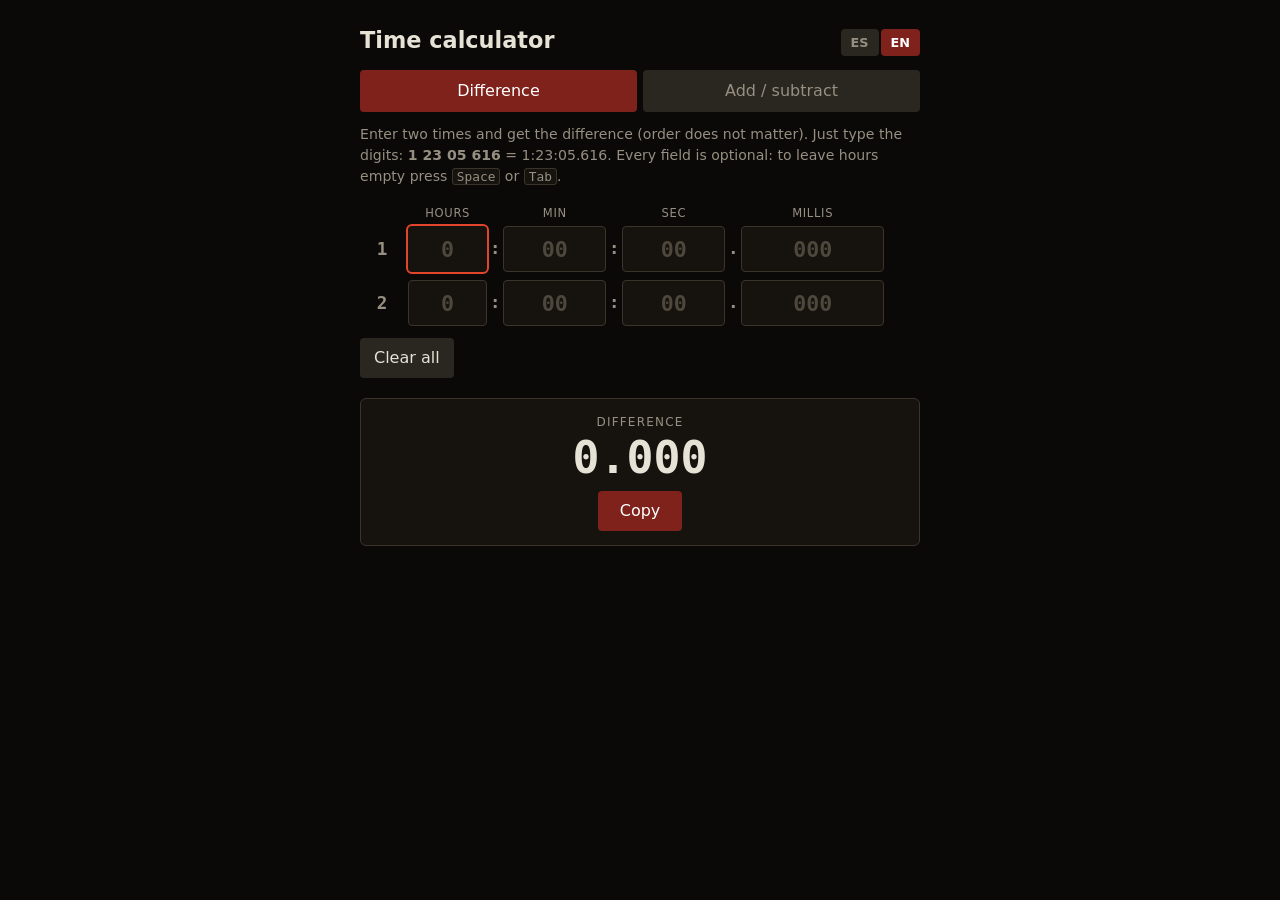
<file: calc/index.html>
<!doctype html>
<html lang="es"><head><meta charset="utf-8"><title>Calculadora de tiempos - Ditman Cup</title>
<meta name="viewport" content="width=device-width, initial-scale=1"><meta name="robots" content="noindex">
<style>
:root { --bg: #0A0908; --panel: #16130F; --line: #3B342A; --ink: #E7E2D6; --mut: #978F81; --red: #E1462C; --dred: #7E221B; --green: #5BC47A; }
* { box-sizing: border-box; }
body { margin: 0; padding: 24px 16px 48px; background: var(--bg); color: var(--ink); font: 16px/1.5 system-ui, sans-serif; }
main { max-width: 560px; margin: 0 auto; }
h1 { margin: 0 0 4px; font-size: 1.4rem; }
.top { display: flex; align-items: center; justify-content: space-between; gap: 12px; flex-wrap: wrap; margin-bottom: 8px; }
.lang { display: flex; gap: 2px; }
.lang button { padding: 4px 10px; font-size: .8rem; font-weight: 700; color: var(--mut); }
.lang button[aria-pressed="true"] { background: var(--dred); color: #fff; }
p.help { margin: 0 0 18px; color: var(--mut); font-size: .88rem; }
kbd { font: .8rem Consolas, monospace; border: 1px solid var(--line); background: var(--panel); padding: 0 4px; border-radius: 3px; }
.row, .head { display: grid; grid-template-columns: 44px 1fr 8px 1.3fr 8px 1.3fr 8px 1.8fr 32px; align-items: center; gap: 4px; }
.row { margin-bottom: 8px; }
.head { color: var(--mut); font-size: .72rem; text-transform: uppercase; letter-spacing: .06em; text-align: center; margin-bottom: 4px; }
.row input { width: 100%; min-width: 0; height: 46px; text-align: center; background: var(--panel); color: var(--ink); border: 1px solid var(--line); border-radius: 4px; font: 700 1.35rem Consolas, ui-monospace, monospace; }
.row input:focus { outline: 2px solid var(--red); border-color: transparent; }
.row input::placeholder { color: #4E473C; }
.sep { text-align: center; color: var(--mut); font-weight: 700; }
button { font: inherit; cursor: pointer; border: 0; border-radius: 4px; color: var(--ink); background: #2A2620; }
button:focus-visible { outline: 2px solid var(--red); }
.op { height: 46px; font: 700 1.5rem Consolas, monospace; color: var(--green); }
.op.minus { color: var(--red); background: #2B1512; }
.tabs { display: flex; gap: 6px; margin: 0 0 12px; }
.tabs button { flex: 1; padding: 9px 8px; color: var(--mut); }
.tabs button[aria-selected="true"] { background: var(--dred); color: #fff; }
body.diff .op { color: var(--mut); background: transparent; font-size: 1.1rem; cursor: default; }
body.diff .del, body.diff #add, body.diff .only-sum, body:not(.diff) .only-diff { display: none; }
.del { height: 46px; color: var(--mut); background: transparent; font-size: 1.2rem; }
.actions { display: flex; gap: 8px; flex-wrap: wrap; margin: 12px 0 20px; }
.actions button { padding: 8px 14px; }
.total { border: 1px solid var(--line); background: var(--panel); border-radius: 6px; padding: 14px 16px; text-align: center; }
.total .lbl { color: var(--mut); font-size: .75rem; text-transform: uppercase; letter-spacing: .1em; }
.total .num { font: 700 2.8rem/1.2 Consolas, ui-monospace, monospace; font-variant-numeric: tabular-nums; overflow-wrap: anywhere; }
.total .num.neg { color: var(--red); }
.total button { padding: 8px 22px; background: var(--dred); color: #fff; margin-top: 6px; }
@media (max-width: 420px) { .row, .head { grid-template-columns: 38px 1fr 6px 1.3fr 6px 1.3fr 6px 1.7fr 24px; gap: 2px; } .row input { font-size: 1.1rem; } .total .num { font-size: 2.1rem; } }
</style></head>
<body><main>
<div class="top">
  <h1 data-i18n="h1">Calculadora de tiempos</h1>
  <div class="lang"><button type="button" id="lang-es" lang="es">ES</button><button type="button" id="lang-en" lang="en">EN</button></div>
</div>
<div class="tabs" role="tablist">
  <button type="button" role="tab" id="tab-diff" data-i18n="tabDiff">Diferencia</button>
  <button type="button" role="tab" id="tab-sum" data-i18n="tabSum">Sumar / restar</button>
</div>
<p class="help only-diff" data-i18n="helpDiff">Pon los dos tiempos y sale la diferencia (da igual el orden). Escribe los números de corrido: <b>1 23 05 616</b> = 1:23:05.616. Todos los campos son opcionales: para dejar las horas vacías pulsa <kbd>Espacio</kbd> o <kbd>Tab</kbd>.</p>
<p class="help only-sum" data-i18n="helpSum">Escribe los números de corrido: <b>1 23 45 678</b> = 1:23:45.678, el cursor salta solo. <kbd>-</kbd> resta la fila, <kbd>+</kbd> la suma, <kbd>Enter</kbd> pasa a la siguiente. También puedes pegar <b>1:23:45.678</b> (o varias líneas a la vez).</p>

<div class="head"><span></span><span data-i18n="hH">Horas</span><span></span><span data-i18n="hM">Min</span><span></span><span data-i18n="hS">Seg</span><span></span><span data-i18n="hMs">Milis</span><span></span></div>
<div id="rows"></div>

<div class="actions">
  <button type="button" id="add" data-i18n="add">+ Agregar fila</button>
  <button type="button" id="clear" data-i18n="clear">Borrar todo</button>
</div>

<div class="total">
  <div class="lbl" id="lbl">Diferencia</div>
  <div class="num" id="total" aria-live="polite">0.000</div>
  <button type="button" id="copy" data-i18n="copy">Copiar</button>
</div>
</main>
<script>
(function () {
  var KEYS = { sum: 'ditman.calc.rows', diff: 'ditman.calc.diff' }, MODEKEY = 'ditman.calc.mode', diff = true;
  var MAX = [1, 2, 2, 3], PH = ['0', '00', '00', '000'];
  // Idioma: ?lang=en|es manda; si no, lo ultimo elegido; si no, el del navegador
  var LANGKEY = 'ditman.calc.lang', T = {
    es: {"h1":"Calculadora de tiempos","tabDiff":"Diferencia","tabSum":"Sumar / restar","helpDiff":"Pon los dos tiempos y sale la diferencia (da igual el orden). Escribe los números de corrido: <b>1 23 05 616</b> = 1:23:05.616. Todos los campos son opcionales: para dejar las horas vacías pulsa <kbd>Espacio</kbd> o <kbd>Tab</kbd>.","helpSum":"Escribe los números de corrido: <b>1 23 45 678</b> = 1:23:45.678, el cursor salta solo. <kbd>-</kbd> resta la fila, <kbd>+</kbd> la suma, <kbd>Enter</kbd> pasa a la siguiente. También puedes pegar <b>1:23:45.678</b> (o varias líneas a la vez).","hH":"Horas","hM":"Min","hS":"Seg","hMs":"Milis","add":"+ Agregar fila","clear":"Borrar todo","copy":"Copiar","title":"Calculadora de tiempos - Ditman Cup","fields":["Horas","Minutos","Segundos","Milisegundos"],"time":"Tiempo","subRow":"Esta fila resta","addRow":"Esta fila suma","del":"Quitar fila","diffLbl":"Diferencia","sumLbl":"Resultado","copied":"Copiado","copyFail":"No se pudo copiar"},
    en: {"h1":"Time calculator","tabDiff":"Difference","tabSum":"Add / subtract","helpDiff":"Enter two times and get the difference (order does not matter). Just type the digits: <b>1 23 05 616</b> = 1:23:05.616. Every field is optional: to leave hours empty press <kbd>Space</kbd> or <kbd>Tab</kbd>.","helpSum":"Just type the digits: <b>1 23 45 678</b> = 1:23:45.678, the cursor jumps on its own. <kbd>-</kbd> subtracts the row, <kbd>+</kbd> adds it, <kbd>Enter</kbd> goes to the next one. You can also paste <b>1:23:45.678</b> (or several lines at once).","hH":"Hours","hM":"Min","hS":"Sec","hMs":"Millis","add":"+ Add row","clear":"Clear all","copy":"Copy","title":"Time calculator - Ditman Cup","fields":["Hours","Minutes","Seconds","Milliseconds"],"time":"Time","subRow":"This row subtracts","addRow":"This row adds","del":"Remove row","diffLbl":"Difference","sumLbl":"Result","copied":"Copied","copyFail":"Could not copy"}
  }, L = T.es;
  var loading = false;
  var host = document.getElementById('rows'), totalEl = document.getElementById('total');

  function rows() { return Array.prototype.slice.call(host.children); }
  function inputs(row) { return Array.prototype.slice.call(row.querySelectorAll('input')); }
  function setOp(row, minus) {
    var b = row.querySelector('.op');
    if (diff) { b.classList.remove('minus'); b.textContent = rows().indexOf(row) + 1; b.setAttribute('aria-label', L.time + ' ' + b.textContent); update(); return; }
    b.classList.toggle('minus', minus); b.textContent = minus ? '−' : '+';
    b.setAttribute('aria-label', minus ? L.subRow : L.addRow);
    update();
  }

  function addRow(data) {
    var row = document.createElement('div'); row.className = 'row';
    var op = document.createElement('button'); op.type = 'button'; op.className = 'op'; op.tabIndex = -1;
    op.onclick = function () { if (!diff) setOp(row, !op.classList.contains('minus')); };
    row.appendChild(op);
    MAX.forEach(function (max, i) {
      if (i) { var sp = document.createElement('span'); sp.className = 'sep'; sp.textContent = i === 3 ? '.' : ':'; row.appendChild(sp); }
      var inp = document.createElement('input');
      inp.type = 'text'; inp.inputMode = 'numeric'; inp.autocomplete = 'off'; inp.placeholder = PH[i];
      inp.setAttribute('aria-label', L.fields[i]);
      if (data && data.v) inp.value = data.v[i] || '';
      // seleccionar al instante (sin esperar) para no pisar lo que se escribe rapido; mouseup no debe deshacer la seleccion
      inp.addEventListener('focus', function () { inp.select(); });
      inp.addEventListener('mouseup', function (e) { e.preventDefault(); });
      inp.addEventListener('input', function () { onInput(row, inp, i); });
      inp.addEventListener('keydown', function (e) { onKey(e, row, inp, i); });
      inp.addEventListener('blur', function () { pad(inp, i); });
      inp.addEventListener('paste', function (e) { onPaste(e, row); });
      row.appendChild(inp);
    });
    var del = document.createElement('button'); del.type = 'button'; del.className = 'del'; del.textContent = '×'; del.tabIndex = -1;
    del.setAttribute('aria-label', L.del);
    del.onclick = function () {
      if (rows().length > 1) row.remove(); else inputs(row).forEach(function (x) { x.value = ''; });
      update();
    };
    row.appendChild(del);
    host.appendChild(row);
    setOp(row, !!(data && data.m));
    return row;
  }

  // Los milisegundos son decimales (5 = .500); minutos y segundos son enteros (5 = 05)
  function pad(inp, i) {
    if (inp.value === '') return;
    if (i === 3) inp.value = (inp.value + '000').slice(0, 3);
    else if (i > 0 && inp.value.length < 2) inp.value = '0' + inp.value;
    update();
  }

  function focusField(rowIndex, i) {
    var r = rows()[rowIndex];
    if (r) inputs(r)[i].focus();
  }
  function next(row, i) {
    var idx = rows().indexOf(row);
    if (i < 3) { focusField(idx, i + 1); return; }
    if (idx === rows().length - 1) { if (diff) return; addRow(); }
    focusField(idx + 1, 0);
  }
  function prev(row, i) {
    var idx = rows().indexOf(row);
    if (i > 0) focusField(idx, i - 1); else if (idx > 0) focusField(idx - 1, 3);
  }

  function onInput(row, inp, i) {
    var raw = inp.value;
    if (/[-−]/.test(raw)) setOp(row, true); else if (/\+/.test(raw)) setOp(row, false);
    var sep = /[:.,; ]$/.test(raw);
    var all = raw.replace(/\D/g, ''), v = all.slice(0, MAX[i]), rest = all.slice(MAX[i]);
    inp.value = v;
    update();
    // si llegan varios digitos de golpe (teclado del celular, dictado), el sobrante sigue en el campo siguiente
    if (rest) {
      next(row, i);
      var a = document.activeElement, r = a.parentNode;
      if (a === inp) return; // no hay mas campos
      a.value = rest; onInput(r, a, inputs(r).indexOf(a));
      return;
    }
    // espacio, punto o dos puntos: pasa al siguiente (en un campo vacio sirve para saltarlo)
    if (sep) { pad(inp, i); next(row, i); return; }
    // 6-9 no pueden ser la decena de minutos o segundos: se completa solo (7 -> 07)
    if ((i === 1 || i === 2) && v.length === 1 && Number(v) > 5) { pad(inp, i); next(row, i); return; }
    if (v.length === MAX[i]) next(row, i);
  }

  function onKey(e, row, inp, i) {
    var idx = rows().indexOf(row);
    if (e.key === '-' || e.key === '+') { e.preventDefault(); setOp(row, e.key === '-'); }
    else if (e.key === 'Enter') { e.preventDefault(); pad(inp, i); next(row, 3); }
    else if (e.key === 'Backspace' && inp.value === '') { e.preventDefault(); prev(row, i); }
    else if (e.key === 'ArrowUp') { e.preventDefault(); focusField(idx - 1, i); }
    else if (e.key === 'ArrowDown') { e.preventDefault(); focusField(idx + 1, i); }
  }

  // Acepta 1:23:45.678, 23:45.67, 45.5, "1h 23m 45s 678ms", con + o - delante
  function parse(text) {
    var t = text.trim(), minus = /^[-−]/.test(t);
    t = t.replace(/^[-−+]\s*/, '');
    var m = t.match(/^(?:(\d+)\s*h)?\s*(?:(\d+)\s*m(?!s))?\s*(?:(\d+)\s*s)?\s*(?:(\d+)\s*ms)?$/i);
    var h, mi, s, ms;
    if (m && t) { h = m[1]; mi = m[2]; s = m[3]; ms = m[4] ? ('00' + m[4]).slice(-3) : ''; }
    else {
      m = t.match(/^(?:(?:(\d+):)?(\d{1,2}):)?(\d{1,2})(?:[.,](\d+))?$/);
      if (!m) return null;
      h = m[1]; mi = m[2]; s = m[3]; ms = m[4] ? (m[4] + '000').slice(0, 3) : '';
    }
    var two = function (x) { return ('0' + (x || '0')).slice(-2); };
    return { m: minus, v: [String(Number(h || 0)), two(mi), two(s), ms || '000'] };
  }

  function onPaste(e, row) {
    var text = (e.clipboardData || window.clipboardData).getData('text');
    if (!/[:.,hms\n]/i.test(text)) return; // un número suelto se pega normal en el campo
    var list = text.split(/[\r\n]+/).map(function (l) { return l.trim(); }).filter(Boolean).map(parse).filter(Boolean);
    if (!list.length) return;
    e.preventDefault();
    var idx = rows().indexOf(row);
    list.forEach(function (d, k) {
      var r = rows()[idx + k] || (diff ? null : addRow());
      if (!r) return;
      inputs(r).forEach(function (x, i) { x.value = d.v[i]; });
      setOp(r, d.m);
    });
    var after = idx + list.length;
    if (!rows()[after] && !diff) addRow();
    focusField(after, 0);
  }

  function rowMs(row) {
    var f = inputs(row).map(function (x) { return x.value; });
    return Number(f[0] || 0) * 3600000 + Number(f[1] || 0) * 60000 + Number(f[2] || 0) * 1000 + Number((f[3] + '000').slice(0, 3));
  }
  function format(ms) {
    var neg = ms < 0; ms = Math.abs(ms);
    var h = Math.floor(ms / 3600000), m = Math.floor(ms % 3600000 / 60000), s = Math.floor(ms % 60000 / 1000), z = ms % 1000;
    // formato adaptable: solo las partes que hacen falta (10.133, 24:12.383, 1:23:05.616)
    var two = function (x) { return ('0' + x).slice(-2); };
    var body = h ? h + ':' + two(m) + ':' + two(s) : m ? m + ':' + two(s) : String(s);
    return (neg ? '−' : '') + body + '.' + ('00' + z).slice(-3);
  }
  function update() {
    var list = rows();
    var sum = diff ? Math.abs((list[0] ? rowMs(list[0]) : 0) - (list[1] ? rowMs(list[1]) : 0))
      : list.reduce(function (a, r) { return a + (r.querySelector('.op').classList.contains('minus') ? -1 : 1) * rowMs(r); }, 0);
    totalEl.textContent = format(sum);
    totalEl.classList.toggle('neg', sum < 0);
    try {
      if (loading) return;
      localStorage.setItem(KEYS[diff ? 'diff' : 'sum'], JSON.stringify(rows().map(function (r) {
        return { m: r.querySelector('.op').classList.contains('minus'), v: inputs(r).map(function (x) { return x.value; }) };
      })));
    } catch (e) {}
  }

  document.getElementById('add').onclick = function () { inputs(addRow())[0].focus(); };
  document.getElementById('clear').onclick = function () {
    host.innerHTML = ''; addRow(); addRow(); update(); focusField(0, 0);
  };
  var copy = document.getElementById('copy');
  copy.onclick = function () {
    var done = function (ok) { copy.textContent = ok ? L.copied : L.copyFail; setTimeout(function () { copy.textContent = L.copy; }, 1500); };
    try { navigator.clipboard.writeText(totalEl.textContent.replace('−', '-')).then(function () { done(true); }, function () { done(false); }); } catch (e) { done(false); }
  };

  function load(isDiff) {
    diff = isDiff; loading = true;
    document.body.classList.toggle('diff', diff);
    document.getElementById('tab-diff').setAttribute('aria-selected', String(diff));
    document.getElementById('tab-sum').setAttribute('aria-selected', String(!diff));
    document.getElementById('lbl').textContent = diff ? L.diffLbl : L.sumLbl;
    var saved = null;
    try { saved = JSON.parse(localStorage.getItem(KEYS[diff ? 'diff' : 'sum']) || 'null'); } catch (e) {}
    host.innerHTML = '';
    if (saved && saved.length) (diff ? saved.slice(0, 2) : saved).forEach(addRow);
    while (rows().length < 2) addRow();
    loading = false; update();
    try { localStorage.setItem(MODEKEY, diff ? 'diff' : 'sum'); } catch (e) {}
    focusField(0, 0);
  }
  document.getElementById('tab-diff').onclick = function () { load(true); };
  document.getElementById('tab-sum').onclick = function () { load(false); };
  function setLang(lang, remember) {
    L = T[lang];
    document.documentElement.lang = lang;
    document.title = L.title;
    Array.prototype.forEach.call(document.querySelectorAll('[data-i18n]'), function (el) { el.innerHTML = L[el.getAttribute('data-i18n')]; });
    document.getElementById('lang-es').setAttribute('aria-pressed', String(lang === 'es'));
    document.getElementById('lang-en').setAttribute('aria-pressed', String(lang === 'en'));
    if (remember) { try { localStorage.setItem(LANGKEY, lang); } catch (e) {} }
  }
  function switchLang(lang) {
    setLang(lang, true);
    try { var u = new URL(location.href); if (u.searchParams.has('lang')) { u.searchParams.set('lang', lang); history.replaceState(null, '', u); } } catch (e) {}
    load(diff);
  }
  document.getElementById('lang-es').onclick = function () { switchLang('es'); };
  document.getElementById('lang-en').onclick = function () { switchLang('en'); };

  var lang = new URLSearchParams(location.search).get('lang'), mode = null;
  if (!T[lang]) { try { lang = localStorage.getItem(LANGKEY); } catch (e) {} }
  if (!T[lang]) lang = /^es/i.test(navigator.language || '') ? 'es' : 'en';
  setLang(lang, false);
  try { mode = localStorage.getItem(MODEKEY); } catch (e) {}
  load(mode !== 'sum');
})();
</script>
</body></html>
</file>
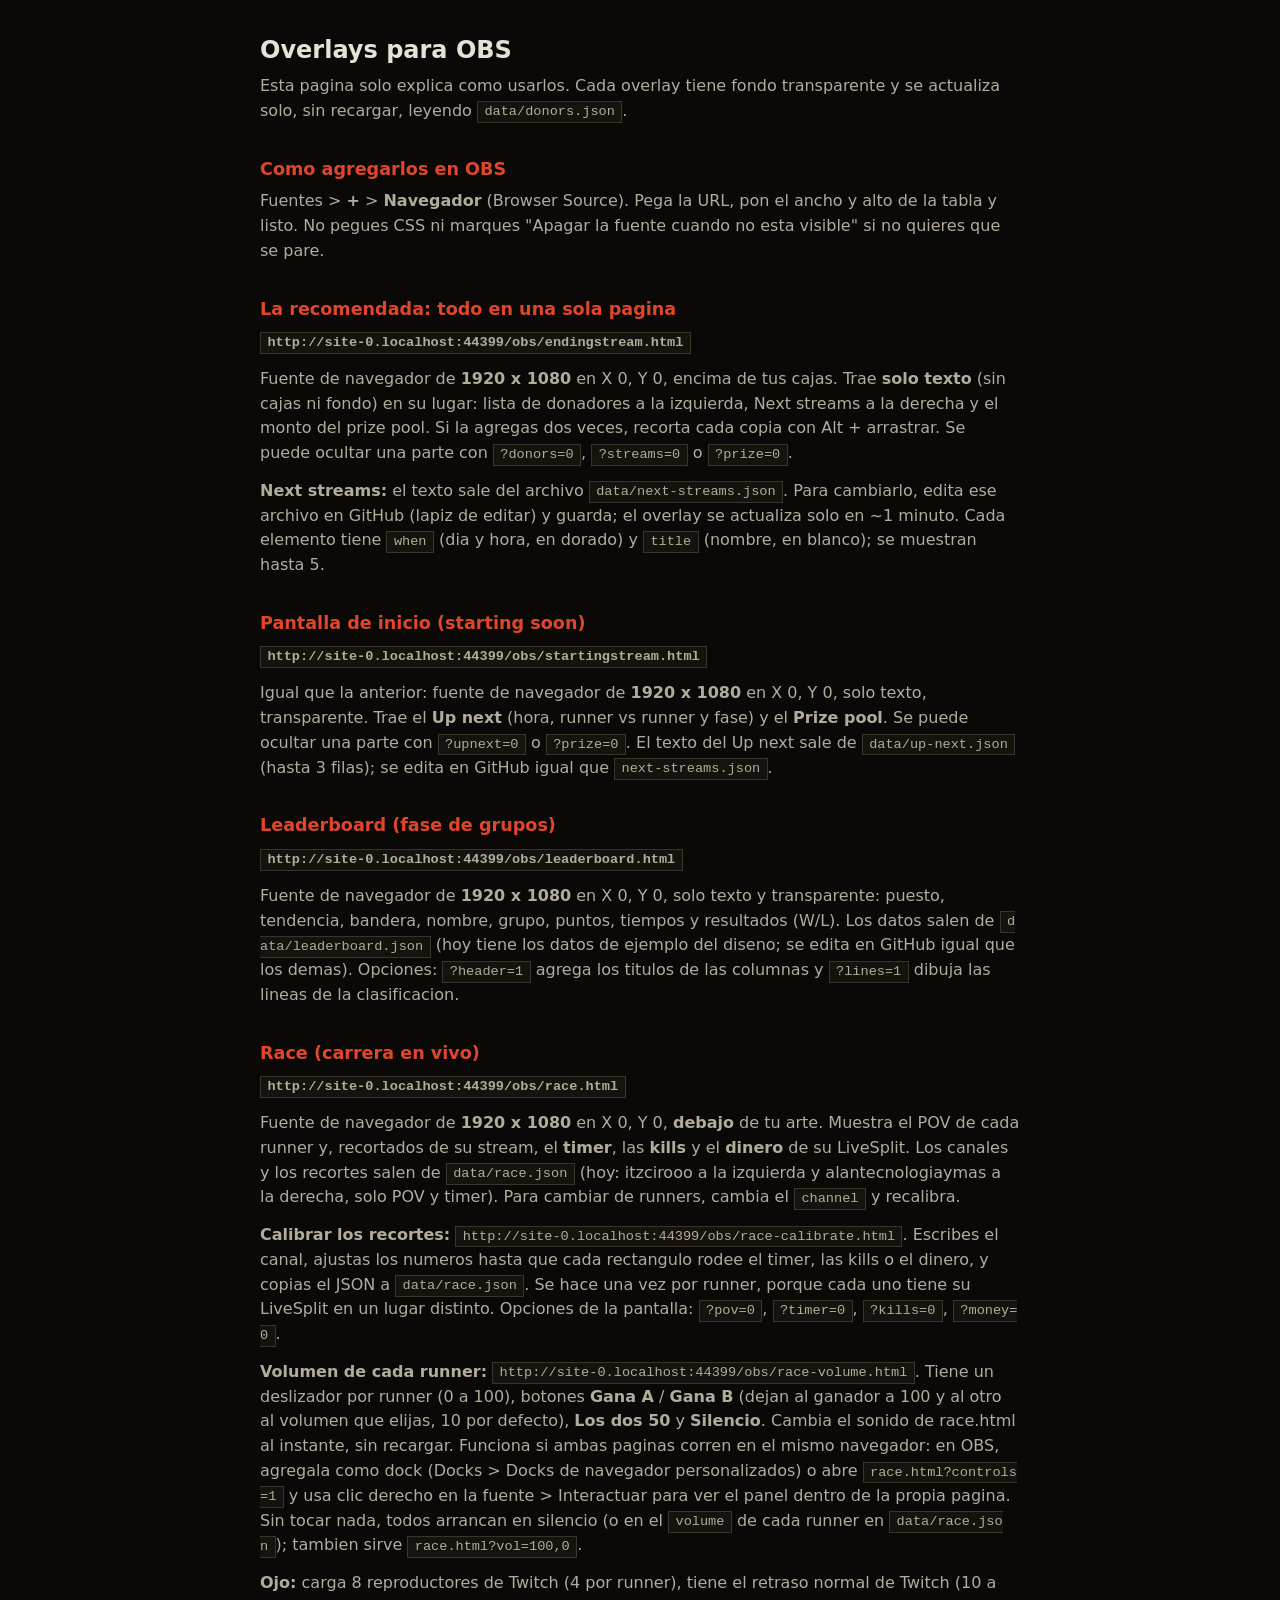
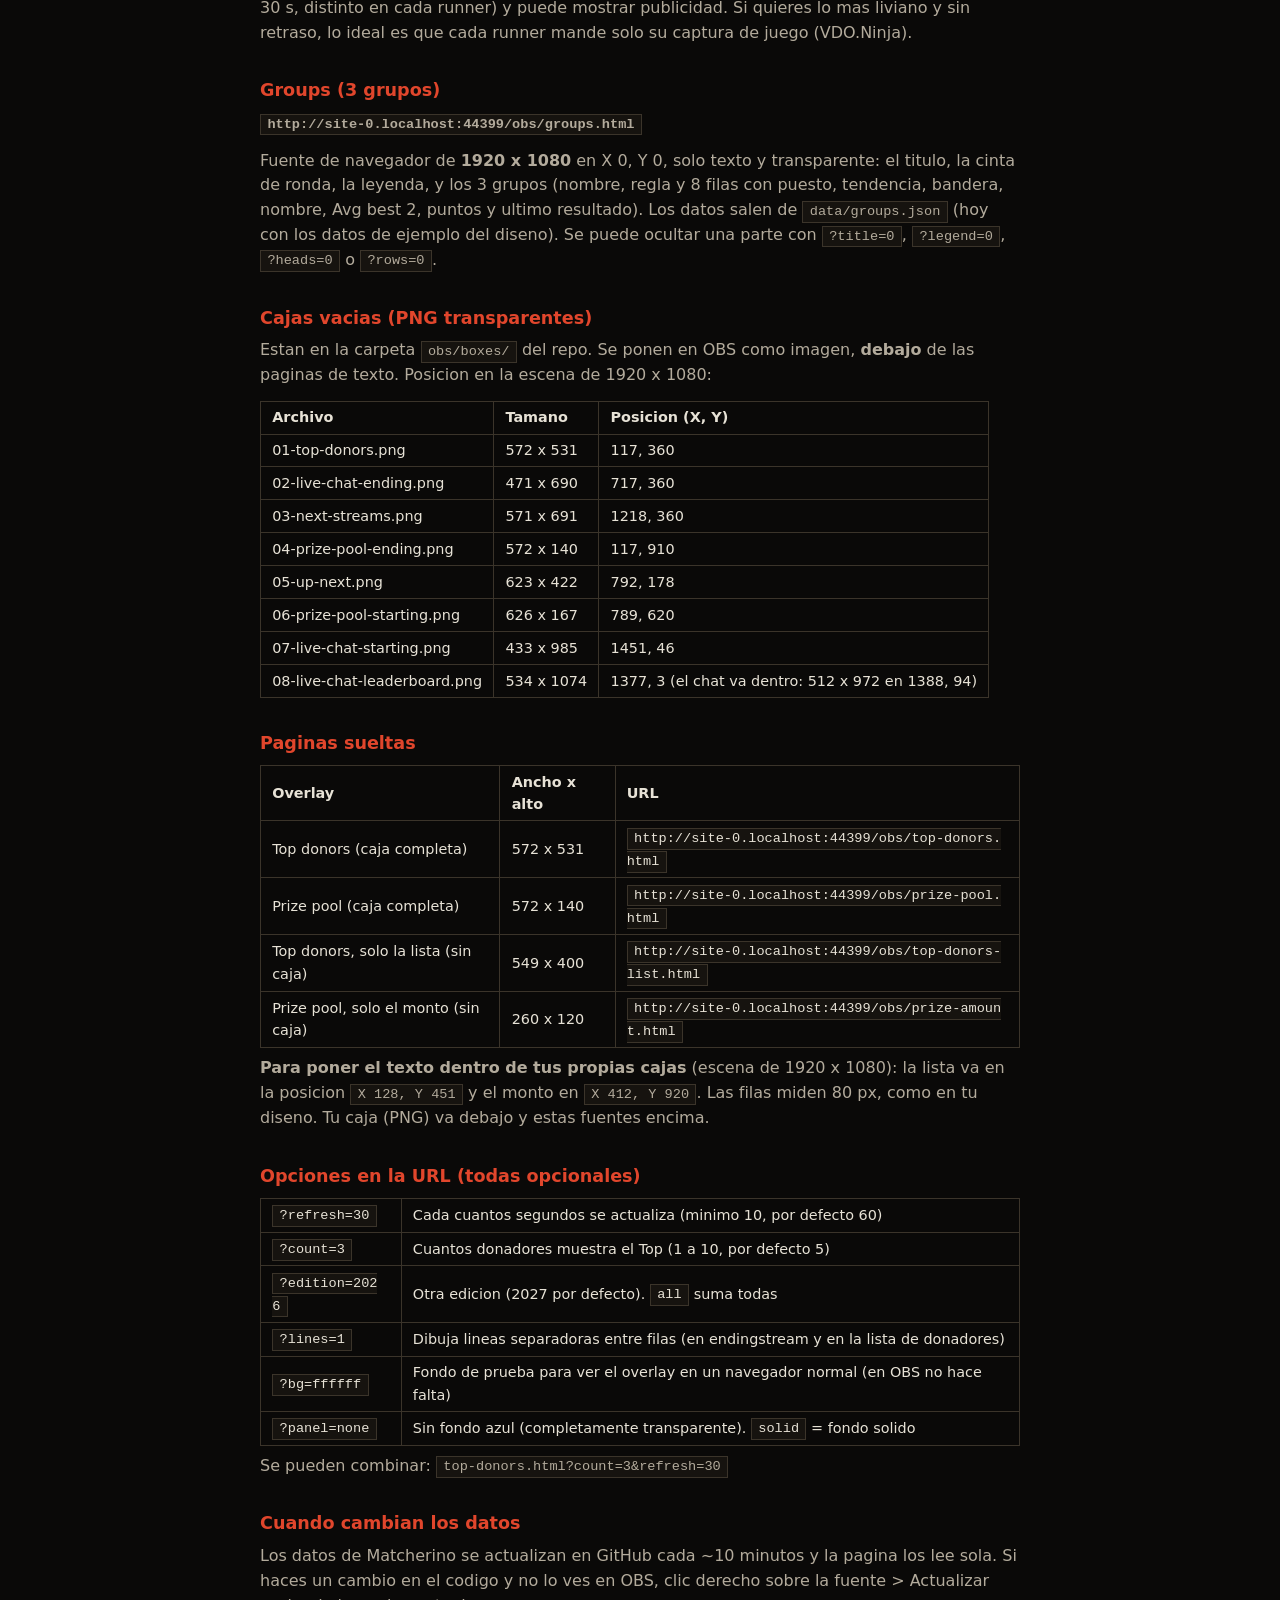
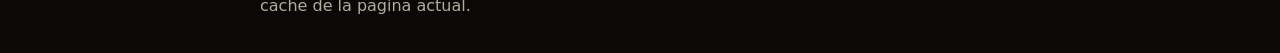
<file: obs/index.html>
<!doctype html>
<html lang="es"><head><meta charset="utf-8"><title>Overlays para OBS - Ditman Cup</title>
<meta name="viewport" content="width=device-width, initial-scale=1"><meta name="robots" content="noindex">
<style>
body { margin: 0; padding: 2rem 1rem; background: #0A0908; color: #E7E2D6; font: 16px/1.55 system-ui, sans-serif; }
main { max-width: 760px; margin: 0 auto; }
h1 { margin: 0 0 .3rem; font-size: 1.5rem; } h2 { margin: 2rem 0 .4rem; font-size: 1.1rem; color: #E1462C; }
p { margin: .3rem 0 .8rem; color: #B3AB9C; }
code, .url { font-family: Consolas, monospace; font-size: .85rem; background: #16130F; border: 1px solid #3B342A; padding: .15rem .4rem; word-break: break-all; }
.row { display: flex; gap: .5rem; align-items: center; flex-wrap: wrap; margin: .4rem 0 1rem; }
button { background: #7E221B; color: #fff; border: 0; padding: .4rem .8rem; cursor: pointer; font: inherit; }
table { border-collapse: collapse; margin: .5rem 0; } td, th { border: 1px solid #3B342A; padding: .3rem .7rem; text-align: left; font-size: .9rem; }
</style></head>
<body><main>
<h1>Overlays para OBS</h1>
<p>Esta pagina solo explica como usarlos. Cada overlay tiene fondo transparente y se actualiza solo, sin recargar, leyendo <code>data/donors.json</code>.</p>

<h2>Como agregarlos en OBS</h2>
<p>Fuentes &gt; <b>+</b> &gt; <b>Navegador</b> (Browser Source). Pega la URL, pon el ancho y alto de la tabla y listo. No pegues CSS ni marques "Apagar la fuente cuando no esta visible" si no quieres que se pare.</p>

<h2>La recomendada: todo en una sola pagina</h2>
<p><b><span class="url" data-path="endingstream.html"></span></b></p>
<p>Fuente de navegador de <b>1920 x 1080</b> en X 0, Y 0, encima de tus cajas. Trae <b>solo texto</b> (sin cajas ni fondo) en su lugar: lista de donadores a la izquierda, Next streams a la derecha y el monto del prize pool. Si la agregas dos veces, recorta cada copia con Alt + arrastrar. Se puede ocultar una parte con <code>?donors=0</code>, <code>?streams=0</code> o <code>?prize=0</code>.</p>
<p><b>Next streams:</b> el texto sale del archivo <code>data/next-streams.json</code>. Para cambiarlo, edita ese archivo en GitHub (lapiz de editar) y guarda; el overlay se actualiza solo en ~1 minuto. Cada elemento tiene <code>when</code> (dia y hora, en dorado) y <code>title</code> (nombre, en blanco); se muestran hasta 5.</p>

<h2>Pantalla de inicio (starting soon)</h2>
<p><b><span class="url" data-path="startingstream.html"></span></b></p>
<p>Igual que la anterior: fuente de navegador de <b>1920 x 1080</b> en X 0, Y 0, solo texto, transparente. Trae el <b>Up next</b> (hora, runner vs runner y fase) y el <b>Prize pool</b>. Se puede ocultar una parte con <code>?upnext=0</code> o <code>?prize=0</code>. El texto del Up next sale de <code>data/up-next.json</code> (hasta 3 filas); se edita en GitHub igual que <code>next-streams.json</code>.</p>

<h2>Leaderboard (fase de grupos)</h2>
<p><b><span class="url" data-path="leaderboard.html"></span></b></p>
<p>Fuente de navegador de <b>1920 x 1080</b> en X 0, Y 0, solo texto y transparente: puesto, tendencia, bandera, nombre, grupo, puntos, tiempos y resultados (W/L). Los datos salen de <code>data/leaderboard.json</code> (hoy tiene los datos de ejemplo del diseno; se edita en GitHub igual que los demas). Opciones: <code>?header=1</code> agrega los titulos de las columnas y <code>?lines=1</code> dibuja las lineas de la clasificacion.</p>

<h2>Race (carrera en vivo)</h2>
<p><b><span class="url" data-path="race.html"></span></b></p>
<p>Fuente de navegador de <b>1920 x 1080</b> en X 0, Y 0, <b>debajo</b> de tu arte. Muestra el POV de cada runner y, recortados de su stream, el <b>timer</b>, las <b>kills</b> y el <b>dinero</b> de su LiveSplit. Los canales y los recortes salen de <code>data/race.json</code> (hoy: itzcirooo a la izquierda y alantecnologiaymas a la derecha, solo POV y timer). Para cambiar de runners, cambia el <code>channel</code> y recalibra.</p>
<p><b>Calibrar los recortes:</b> <span class="url" data-path="race-calibrate.html"></span>. Escribes el canal, ajustas los numeros hasta que cada rectangulo rodee el timer, las kills o el dinero, y copias el JSON a <code>data/race.json</code>. Se hace una vez por runner, porque cada uno tiene su LiveSplit en un lugar distinto. Opciones de la pantalla: <code>?pov=0</code>, <code>?timer=0</code>, <code>?kills=0</code>, <code>?money=0</code>.</p>
<p><b>Volumen de cada runner:</b> <span class="url" data-path="race-volume.html"></span>. Tiene un deslizador por runner (0 a 100), botones <b>Gana A</b> / <b>Gana B</b> (dejan al ganador a 100 y al otro al volumen que elijas, 10 por defecto), <b>Los dos 50</b> y <b>Silencio</b>. Cambia el sonido de race.html al instante, sin recargar. Funciona si ambas paginas corren en el mismo navegador: en OBS, agregala como dock (Docks &gt; Docks de navegador personalizados) o abre <code>race.html?controls=1</code> y usa clic derecho en la fuente &gt; Interactuar para ver el panel dentro de la propia pagina. Sin tocar nada, todos arrancan en silencio (o en el <code>volume</code> de cada runner en <code>data/race.json</code>); tambien sirve <code>race.html?vol=100,0</code>.</p>
<p><b>Ojo:</b> carga 8 reproductores de Twitch (4 por runner), tiene el retraso normal de Twitch (10 a 30 s, distinto en cada runner) y puede mostrar publicidad. Si quieres lo mas liviano y sin retraso, lo ideal es que cada runner mande solo su captura de juego (VDO.Ninja).</p>

<h2>Groups (3 grupos)</h2>
<p><b><span class="url" data-path="groups.html"></span></b></p>
<p>Fuente de navegador de <b>1920 x 1080</b> en X 0, Y 0, solo texto y transparente: el titulo, la cinta de ronda, la leyenda, y los 3 grupos (nombre, regla y 8 filas con puesto, tendencia, bandera, nombre, Avg best 2, puntos y ultimo resultado). Los datos salen de <code>data/groups.json</code> (hoy con los datos de ejemplo del diseno). Se puede ocultar una parte con <code>?title=0</code>, <code>?legend=0</code>, <code>?heads=0</code> o <code>?rows=0</code>.</p>

<h2>Cajas vacias (PNG transparentes)</h2>
<p>Estan en la carpeta <code>obs/boxes/</code> del repo. Se ponen en OBS como imagen, <b>debajo</b> de las paginas de texto. Posicion en la escena de 1920 x 1080:</p>
<table><tr><th>Archivo</th><th>Tamano</th><th>Posicion (X, Y)</th></tr>
<tr><td>01-top-donors.png</td><td>572 x 531</td><td>117, 360</td></tr>
<tr><td>02-live-chat-ending.png</td><td>471 x 690</td><td>717, 360</td></tr>
<tr><td>03-next-streams.png</td><td>571 x 691</td><td>1218, 360</td></tr>
<tr><td>04-prize-pool-ending.png</td><td>572 x 140</td><td>117, 910</td></tr>
<tr><td>05-up-next.png</td><td>623 x 422</td><td>792, 178</td></tr>
<tr><td>06-prize-pool-starting.png</td><td>626 x 167</td><td>789, 620</td></tr>
<tr><td>07-live-chat-starting.png</td><td>433 x 985</td><td>1451, 46</td></tr>
<tr><td>08-live-chat-leaderboard.png</td><td>534 x 1074</td><td>1377, 3 (el chat va dentro: 512 x 972 en 1388, 94)</td></tr></table>

<h2>Paginas sueltas</h2>
<table><tr><th>Overlay</th><th>Ancho x alto</th><th>URL</th></tr>
<tr><td>Top donors (caja completa)</td><td>572 x 531</td><td><span class="url" data-path="top-donors.html"></span></td></tr>
<tr><td>Prize pool (caja completa)</td><td>572 x 140</td><td><span class="url" data-path="prize-pool.html"></span></td></tr>
<tr><td>Top donors, solo la lista (sin caja)</td><td>549 x 400</td><td><span class="url" data-path="top-donors-list.html"></span></td></tr>
<tr><td>Prize pool, solo el monto (sin caja)</td><td>260 x 120</td><td><span class="url" data-path="prize-amount.html"></span></td></tr></table>
<p><b>Para poner el texto dentro de tus propias cajas</b> (escena de 1920 x 1080): la lista va en la posicion <code>X 128, Y 451</code> y el monto en <code>X 412, Y 920</code>. Las filas miden 80 px, como en tu diseno. Tu caja (PNG) va debajo y estas fuentes encima.</p>


<h2>Opciones en la URL (todas opcionales)</h2>
<table>
<tr><td><code>?refresh=30</code></td><td>Cada cuantos segundos se actualiza (minimo 10, por defecto 60)</td></tr>
<tr><td><code>?count=3</code></td><td>Cuantos donadores muestra el Top (1 a 10, por defecto 5)</td></tr>
<tr><td><code>?edition=2026</code></td><td>Otra edicion (2027 por defecto). <code>all</code> suma todas</td></tr>
<tr><td><code>?lines=1</code></td><td>Dibuja lineas separadoras entre filas (en endingstream y en la lista de donadores)</td></tr>
<tr><td><code>?bg=ffffff</code></td><td>Fondo de prueba para ver el overlay en un navegador normal (en OBS no hace falta)</td></tr>
<tr><td><code>?panel=none</code></td><td>Sin fondo azul (completamente transparente). <code>solid</code> = fondo solido</td></tr>
</table>
<p>Se pueden combinar: <code>top-donors.html?count=3&amp;refresh=30</code></p>

<h2>Cuando cambian los datos</h2>
<p>Los datos de Matcherino se actualizan en GitHub cada ~10 minutos y la pagina los lee sola. Si haces un cambio en el codigo y no lo ves en OBS, clic derecho sobre la fuente &gt; Actualizar cache de la pagina actual.</p>
</main>
<script>
(function () {
  var base = location.href.replace(/index\.html.*$/, '').replace(/[?#].*$/, '');
  document.querySelectorAll('.url').forEach(function (e) { e.textContent = base + e.getAttribute('data-path'); });
})();
</script>
</body></html>
</file>
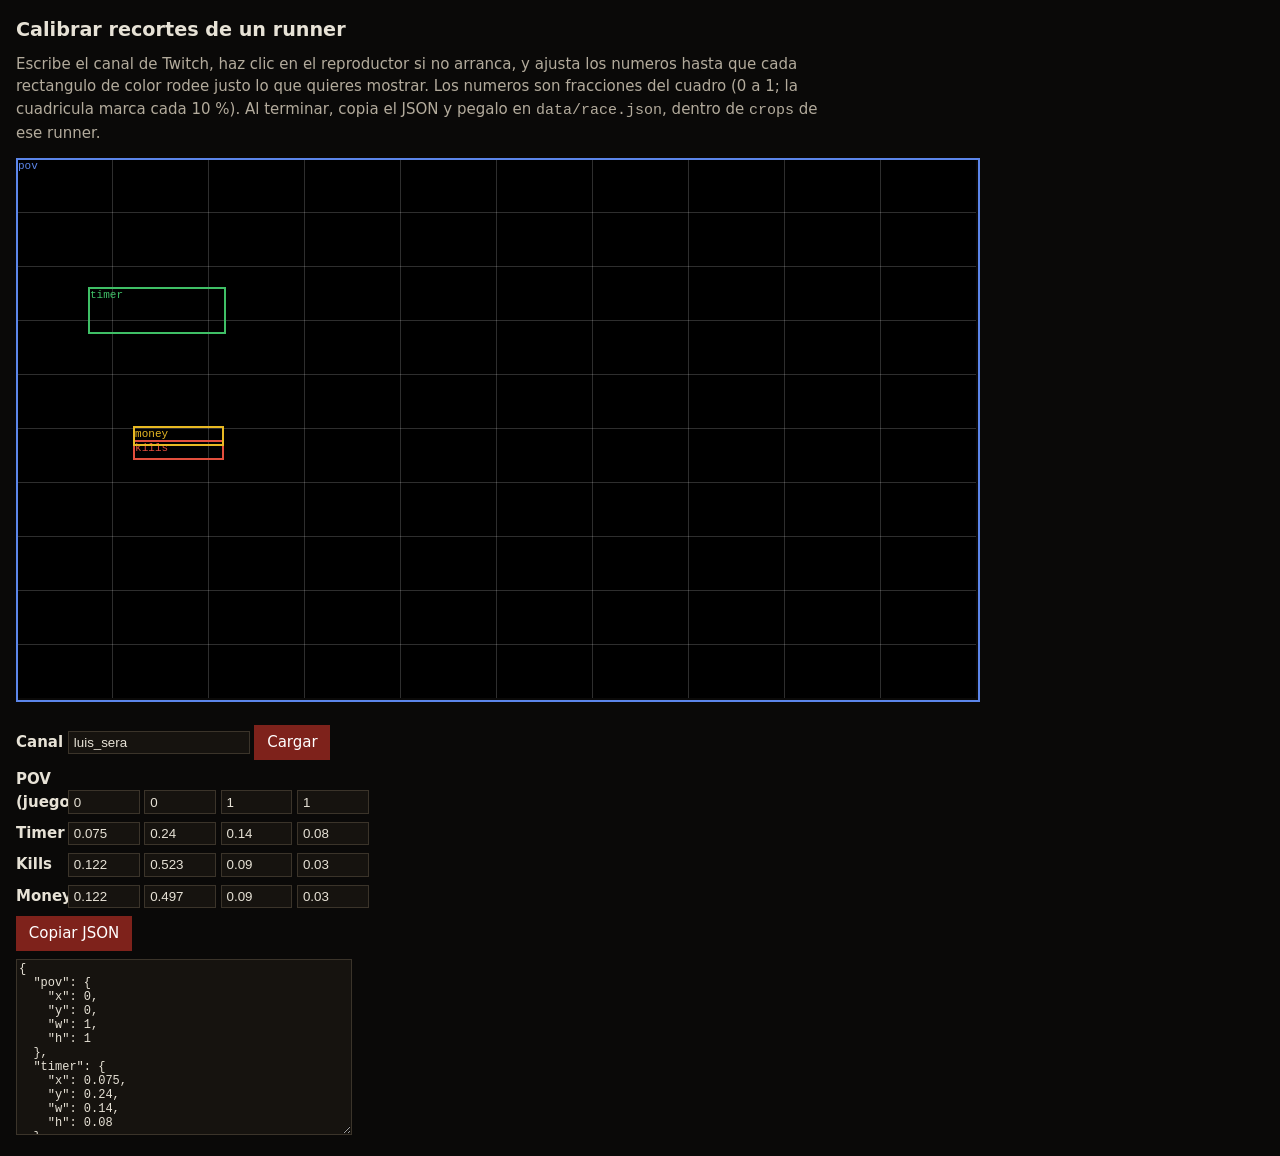
<file: obs/race-calibrate.html>
<!doctype html>
<html lang="es"><head><meta charset="utf-8"><title>Calibrar recortes (race)</title>
<meta name="viewport" content="width=device-width, initial-scale=1"><meta name="robots" content="noindex">
<style>
body { margin: 0; padding: 1rem; background: #0A0908; color: #E7E2D6; font: 15px/1.5 system-ui, sans-serif; }
h1 { font-size: 1.2rem; margin: 0 0 .5rem; } p { color: #B3AB9C; margin: .3rem 0 .8rem; max-width: 820px; }
.wrap { display: flex; gap: 1.2rem; flex-wrap: wrap; align-items: flex-start; }
.player { position: relative; width: 960px; height: 540px; background: #000; }
.player iframe { width: 960px; height: 540px; border: 0; }
.player .grid { position: absolute; inset: 0; pointer-events: none; background-image: linear-gradient(rgba(255,255,255,.18) 1px, transparent 1px), linear-gradient(90deg, rgba(255,255,255,.18) 1px, transparent 1px); background-size: 96px 54px; }
.rect { position: absolute; border: 2px solid; pointer-events: none; font: 11px monospace; }
.r-timer { border-color: #3FBF66; color: #3FBF66; } .r-kills { border-color: #E34F3D; color: #E34F3D; } .r-money { border-color: #E8B923; color: #E8B923; } .r-pov { border-color: #5C86EA; color: #5C86EA; }
.panel { min-width: 330px; } .row { margin: .5rem 0; } .row b { display: inline-block; width: 52px; }
input { width: 60px; background: #16130F; color: #E7E2D6; border: 1px solid #3B342A; padding: .2rem .3rem; }
input.ch { width: 170px; } button { background: #7E221B; color: #fff; border: 0; padding: .4rem .8rem; cursor: pointer; font: inherit; }
textarea { width: 330px; height: 170px; background: #16130F; color: #E7E2D6; border: 1px solid #3B342A; font: 12px monospace; }
</style></head>
<body>
<h1>Calibrar recortes de un runner</h1>
<p>Escribe el canal de Twitch, haz clic en el reproductor si no arranca, y ajusta los numeros hasta que cada rectangulo de color rodee justo lo que quieres mostrar. Los numeros son fracciones del cuadro (0 a 1; la cuadricula marca cada 10 %). Al terminar, copia el JSON y pegalo en <code>data/race.json</code>, dentro de <code>crops</code> de ese runner.</p>
<div class="wrap">
  <div class="player" id="player"><div class="grid"></div></div>
  <div class="panel">
    <div class="row"><b>Canal</b><input class="ch" id="ch" value="luis_sera"> <button id="go">Cargar</button></div>
    <div id="rows"></div>
    <div class="row"><button id="copy">Copiar JSON</button></div>
    <textarea id="out" readonly></textarea>
  </div>
</div>
<script>
var KINDS = [['pov','POV (juego)',[0,0,1,1]], ['timer','Timer',[.075,.24,.14,.08]], ['kills','Kills',[.122,.523,.09,.03]], ['money','Money',[.122,.497,.09,.03]]];
var player = document.getElementById('player'), rows = document.getElementById('rows'), out = document.getElementById('out'), state = {};
function load() {
  var old = player.querySelector('iframe'); if (old) old.remove();
  var f = document.createElement('iframe');
  f.src = 'https://player.twitch.tv/?channel=' + encodeURIComponent(document.getElementById('ch').value.trim()) + '&parent=' + encodeURIComponent(location.hostname || 'localhost') + '&muted=true&autoplay=true';
  f.setAttribute('allow', 'autoplay; fullscreen'); player.insertBefore(f, player.firstChild);
}
KINDS.forEach(function (k) {
  state[k[0]] = k[2].slice();
  var r = document.createElement('div'); r.className = 'row'; r.innerHTML = '<b style="color:inherit">' + k[1] + '</b>';
  ['x','y','w','h'].forEach(function (n, i) { var inp = document.createElement('input'); inp.type = 'number'; inp.step = '0.005'; inp.min = '0'; inp.max = '1'; inp.value = state[k[0]][i]; inp.title = n; inp.oninput = function () { state[k[0]][i] = parseFloat(inp.value) || 0; draw(); }; r.appendChild(inp); r.appendChild(document.createTextNode(' ')); });
  rows.appendChild(r);
  var d = document.createElement('div'); d.className = 'rect r-' + k[0]; d.id = 'rect-' + k[0]; d.textContent = k[0]; player.appendChild(d);
});
function draw() {
  var j = {};
  KINDS.forEach(function (k) { var v = state[k[0]], d = document.getElementById('rect-' + k[0]); d.style.left = v[0] * 960 + 'px'; d.style.top = v[1] * 540 + 'px'; d.style.width = v[2] * 960 + 'px'; d.style.height = v[3] * 540 + 'px'; j[k[0]] = { x: +v[0].toFixed(3), y: +v[1].toFixed(3), w: +v[2].toFixed(3), h: +v[3].toFixed(3) }; });
  out.value = JSON.stringify(j, null, 2);
}
document.getElementById('go').onclick = load;
document.getElementById('copy').onclick = function () { navigator.clipboard.writeText(out.value); };
load(); draw();
</script>
</body></html>
</file>
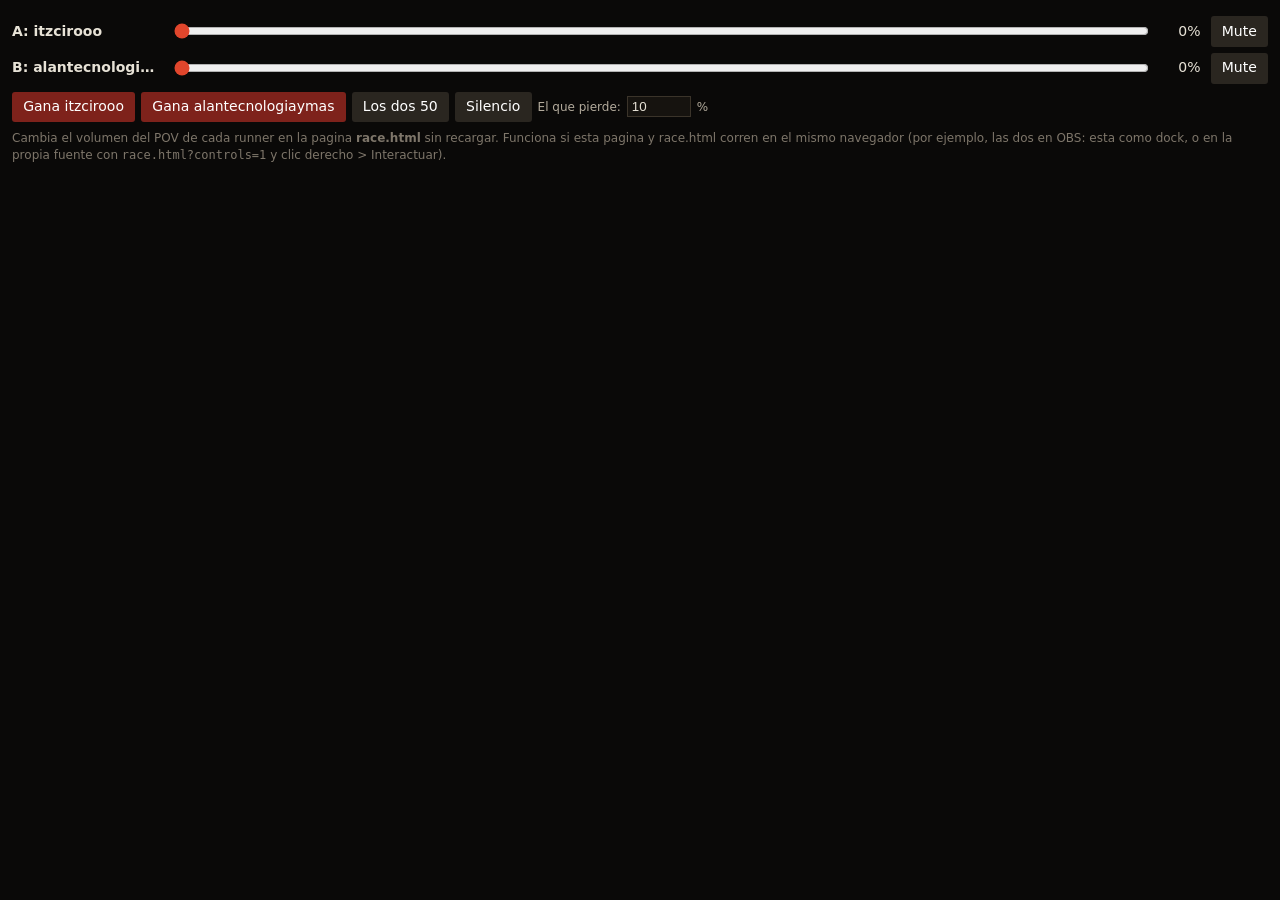
<file: obs/race-volume.html>
<!doctype html>
<html lang="es"><head><meta charset="utf-8"><title>Volumen de los runners (race)</title>
<meta name="viewport" content="width=device-width, initial-scale=1"><meta name="robots" content="noindex">
<style>
body { margin: 0; padding: 10px 12px; background: #0A0908; color: #E7E2D6; font: 14px/1.4 system-ui, sans-serif; }
.row { display: flex; align-items: center; gap: 10px; margin: 6px 0; }
.nm { width: 150px; font-weight: 700; overflow: hidden; text-overflow: ellipsis; white-space: nowrap; }
input[type=range] { flex: 1; min-width: 120px; accent-color: #E1462C; }
.val { width: 40px; text-align: right; font-variant-numeric: tabular-nums; }
button { background: #7E221B; color: #fff; border: 0; padding: .35rem .7rem; cursor: pointer; font: inherit; border-radius: 3px; }
button.alt { background: #2A2620; }
.btns { display: flex; gap: 6px; flex-wrap: wrap; margin-top: 8px; align-items: center; }
label.low { color: #B3AB9C; font-size: 12px; display: flex; gap: 6px; align-items: center; }
label.low input { width: 54px; background: #16130F; color: #E7E2D6; border: 1px solid #3B342A; padding: 2px 4px; }
.hint { color: #7E766A; font-size: 12px; margin-top: 8px; }
body.embed .hint { display: none; }
</style></head>
<body>
<div id="rows"></div>
<div class="btns">
  <button id="winA">Gana A</button><button id="winB">Gana B</button>
  <button class="alt" id="both">Los dos 50</button><button class="alt" id="mute">Silencio</button>
  <label class="low">El que pierde: <input type="number" id="low" min="0" max="100" value="10">%</label>
</div>
<div class="hint">Cambia el volumen del POV de cada runner en la pagina <b>race.html</b> sin recargar. Funciona si esta pagina y race.html corren en el mismo navegador (por ejemplo, las dos en OBS: esta como dock, o en la propia fuente con <code>race.html?controls=1</code> y clic derecho &gt; Interactuar).</div>
<script>
var KEY = 'ditman.race.vol', bc = null, names = ['Runner A', 'Runner B'], vols = [0, 0];
if (/[?&]embed=1/.test(location.search)) document.body.classList.add('embed');
try { bc = new BroadcastChannel('ditman-race'); } catch (e) {}
try { var s = JSON.parse(localStorage.getItem(KEY) || 'null'); if (s && s.v) vols = s.v.map(Number); } catch (e) {}
var rows = document.getElementById('rows'), sliders = [], labels = [];
[0, 1].forEach(function (i) {
  var r = document.createElement('div'); r.className = 'row';
  r.innerHTML = '<span class="nm" id="nm' + i + '">' + names[i] + '</span><input type="range" min="0" max="100" step="1"><span class="val"></span><button class="alt">Mute</button>';
  var inp = r.querySelector('input'), val = r.querySelector('.val'), mute = r.querySelector('button');
  sliders.push(inp); labels.push(val);
  inp.oninput = function () { vols[i] = Number(inp.value); send(); };
  mute.onclick = function () { vols[i] = 0; send(); };
  rows.appendChild(r);
});
function draw() { vols.forEach(function (v, i) { sliders[i].value = v; labels[i].textContent = v + '%'; }); }
function send() {
  draw();
  try { localStorage.setItem(KEY, JSON.stringify({ v: vols, t: Date.now() })); } catch (e) {}
  if (bc) bc.postMessage({ v: vols });
}
function low() { var n = Number(document.getElementById('low').value); return isNaN(n) ? 10 : Math.max(0, Math.min(100, n)); }
document.getElementById('winA').onclick = function () { vols = [100, low()]; send(); };
document.getElementById('winB').onclick = function () { vols = [low(), 100]; send(); };
document.getElementById('both').onclick = function () { vols = [50, 50]; send(); };
document.getElementById('mute').onclick = function () { vols = [0, 0]; send(); };
fetch('../data/race.json?_=' + Date.now(), { cache: 'no-store' }).then(function (r) { return r.json(); }).then(function (j) {
  (j.runners || []).slice(0, 2).forEach(function (r, i) {
    document.getElementById('nm' + i).textContent = (i ? 'B: ' : 'A: ') + r.channel;
    document.getElementById('winA').textContent = 'Gana ' + (j.runners[0] ? j.runners[0].channel : 'A');
    if (j.runners[1]) document.getElementById('winB').textContent = 'Gana ' + j.runners[1].channel;
  });
}).catch(function () {});
draw();
</script>
</body></html>
</file>
